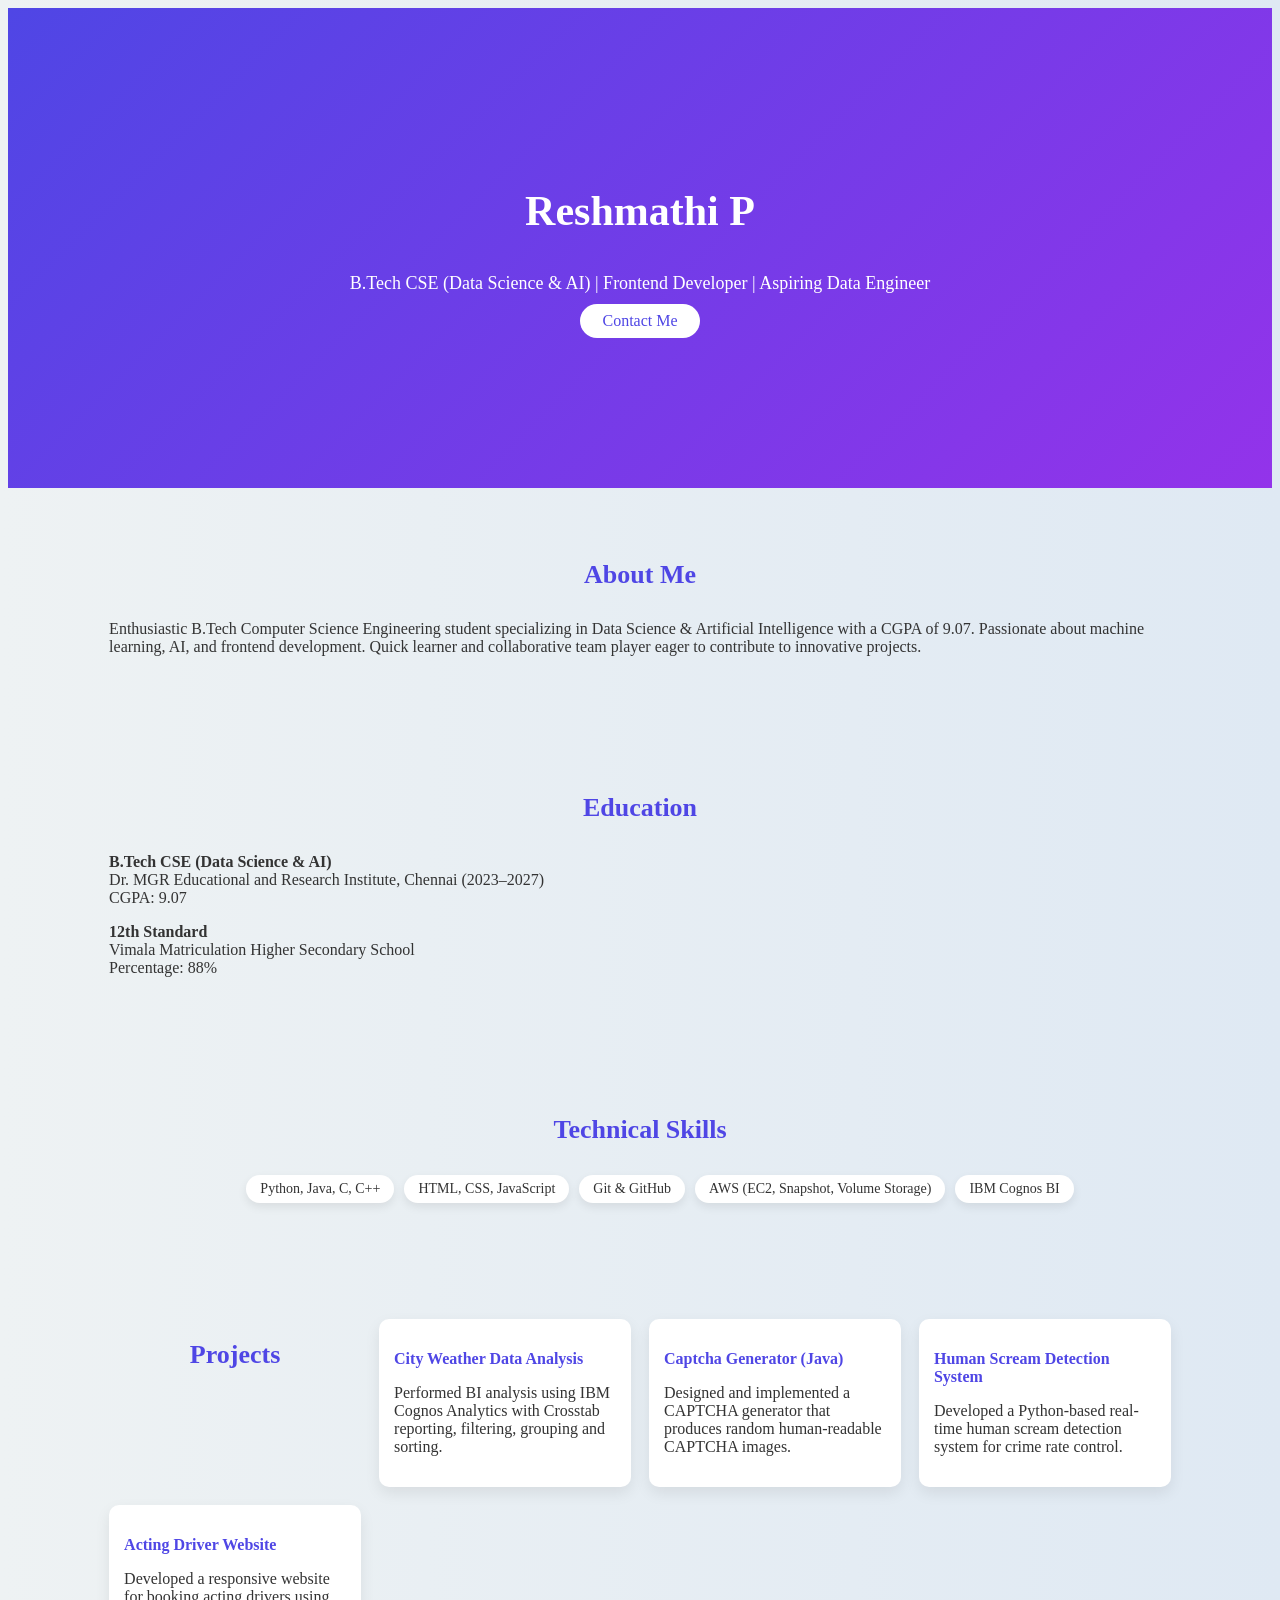
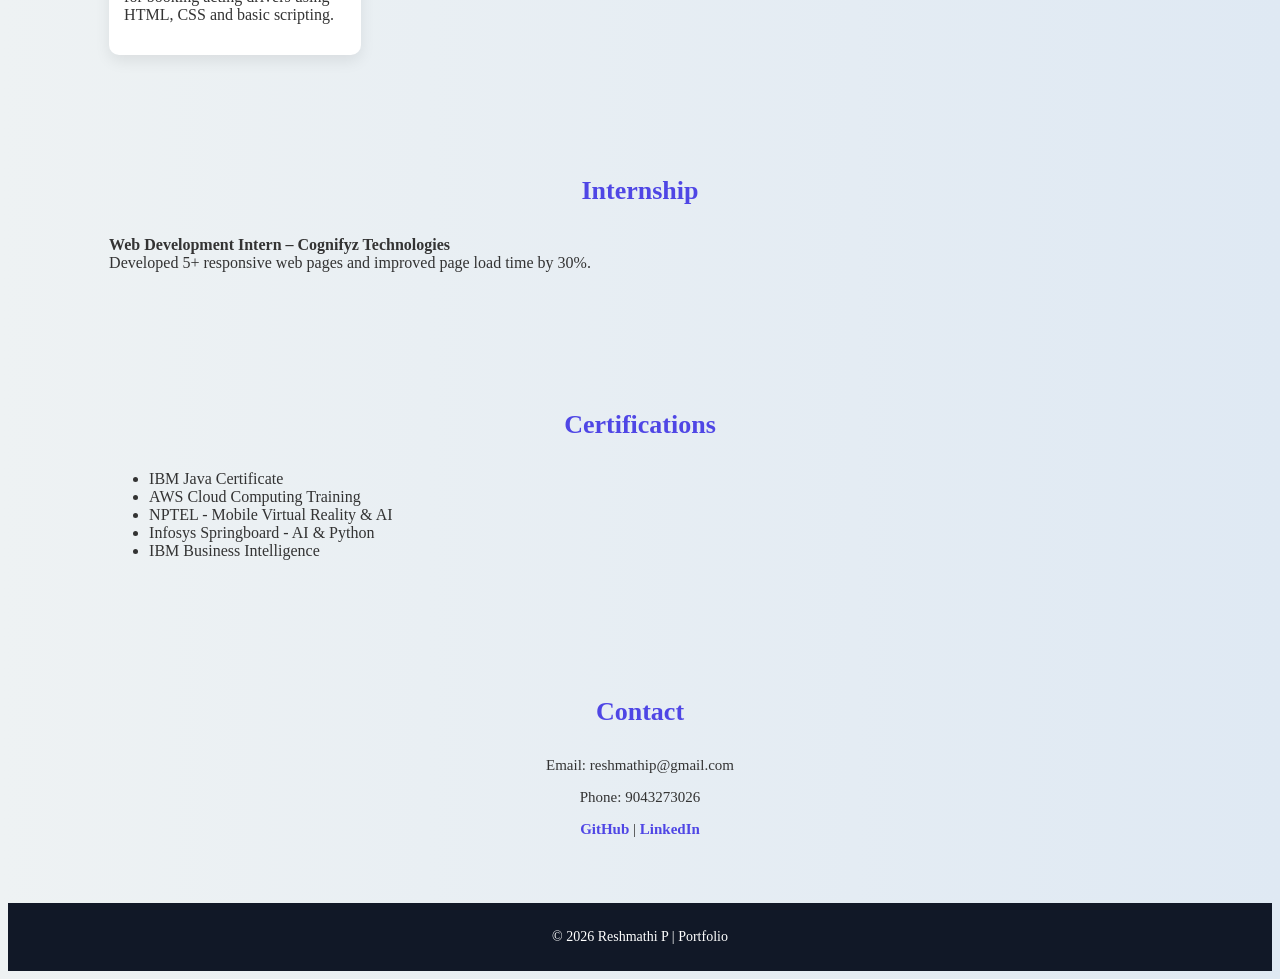
<file: index.html>
<!DOCTYPE html>
<html lang="en">
<head>
<meta charset="UTF-8">
<meta name="viewport" content="width=device-width, initial-scale=1.0">
<title>Reshmathi P | Portfolio</title>
<link rel="stylesheet" href="main.css">
</head>
<body>

<header>
    <h1>Reshmathi P</h1>
    <p>B.Tech CSE (Data Science & AI) | Frontend Developer | Aspiring Data Engineer</p>
    <a href="#contact" class="btn">Contact Me</a>
</header>

<section class="about">
    <h2>About Me</h2>
    <p>
        Enthusiastic B.Tech Computer Science Engineering student specializing in 
        Data Science & Artificial Intelligence with a CGPA of 9.07. 
        Passionate about machine learning, AI, and frontend development. 
        Quick learner and collaborative team player eager to contribute to innovative projects.
    </p>
</section>

<section class="education">
    <h2>Education</h2>
    <p><strong>B.Tech CSE (Data Science & AI)</strong><br>
    Dr. MGR Educational and Research Institute, Chennai (2023–2027)<br>
    CGPA: 9.07</p>

    <p><strong>12th Standard</strong><br>
    Vimala Matriculation Higher Secondary School<br>
    Percentage: 88%</p>
</section>

<section class="skills">
    <h2>Technical Skills</h2>
    <ul>
        <li>Python, Java, C, C++</li>
        <li>HTML, CSS, JavaScript</li>
        <li>Git & GitHub</li>
        <li>AWS (EC2, Snapshot, Volume Storage)</li>
        <li>IBM Cognos BI</li>
    </ul>
</section>

<section class="projects">
    <h2>Projects</h2>

    <div class="project">
        <h3>City Weather Data Analysis</h3>
        <p>Performed BI analysis using IBM Cognos Analytics with Crosstab reporting, filtering, grouping and sorting.</p>
    </div>

    <div class="project">
        <h3>Captcha Generator (Java)</h3>
        <p>Designed and implemented a CAPTCHA generator that produces random human-readable CAPTCHA images.</p>
    </div>

    <div class="project">
        <h3>Human Scream Detection System</h3>
        <p>Developed a Python-based real-time human scream detection system for crime rate control.</p>
    </div>

    <div class="project">
        <h3>Acting Driver Website</h3>
        <p>Developed a responsive website for booking acting drivers using HTML, CSS and basic scripting.</p>
    </div>

</section>

<section class="internship">
    <h2>Internship</h2>
    <p><strong>Web Development Intern – Cognifyz Technologies</strong><br>
    Developed 5+ responsive web pages and improved page load time by 30%.</p>
</section>

<section class="certifications">
    <h2>Certifications</h2>
    <ul>
        <li>IBM Java Certificate</li>
        <li>AWS Cloud Computing Training</li>
        <li>NPTEL - Mobile Virtual Reality & AI</li>
        <li>Infosys Springboard - AI & Python</li>
        <li>IBM Business Intelligence</li>
    </ul>
</section>

<section id="contact" class="contact">
    <h2>Contact</h2>
    <p>Email: reshmathip@gmail.com</p>
    <p>Phone: 9043273026</p>
    <p>
        <a href="https://github.com/09-ReshmathiP" target="_blank">GitHub</a> |
        <a href="https://www.linkedin.com/in/reshmathi36" target="_blank">LinkedIn</a>
    </p>
</section>

<footer>
    <p>© 2026 Reshmathi P | Portfolio</p>
</footer>

</body>

</html>
</file>
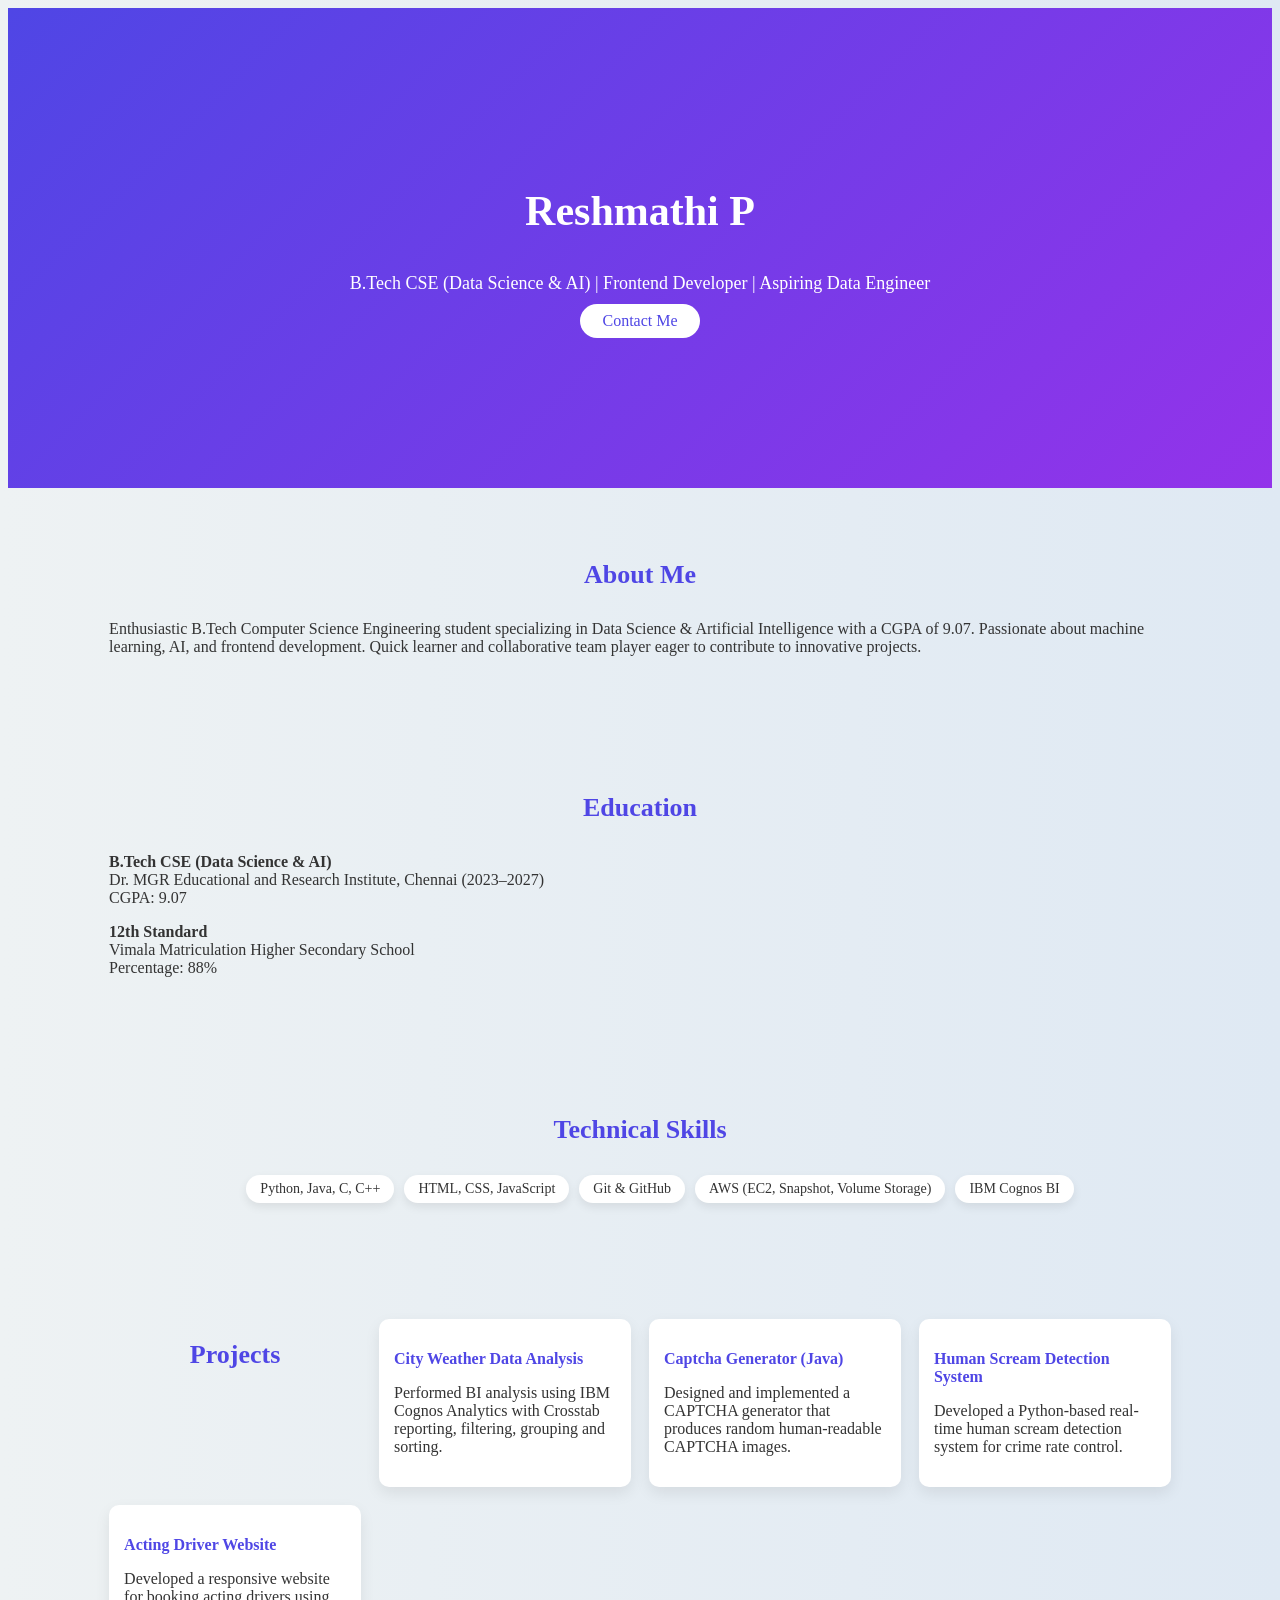
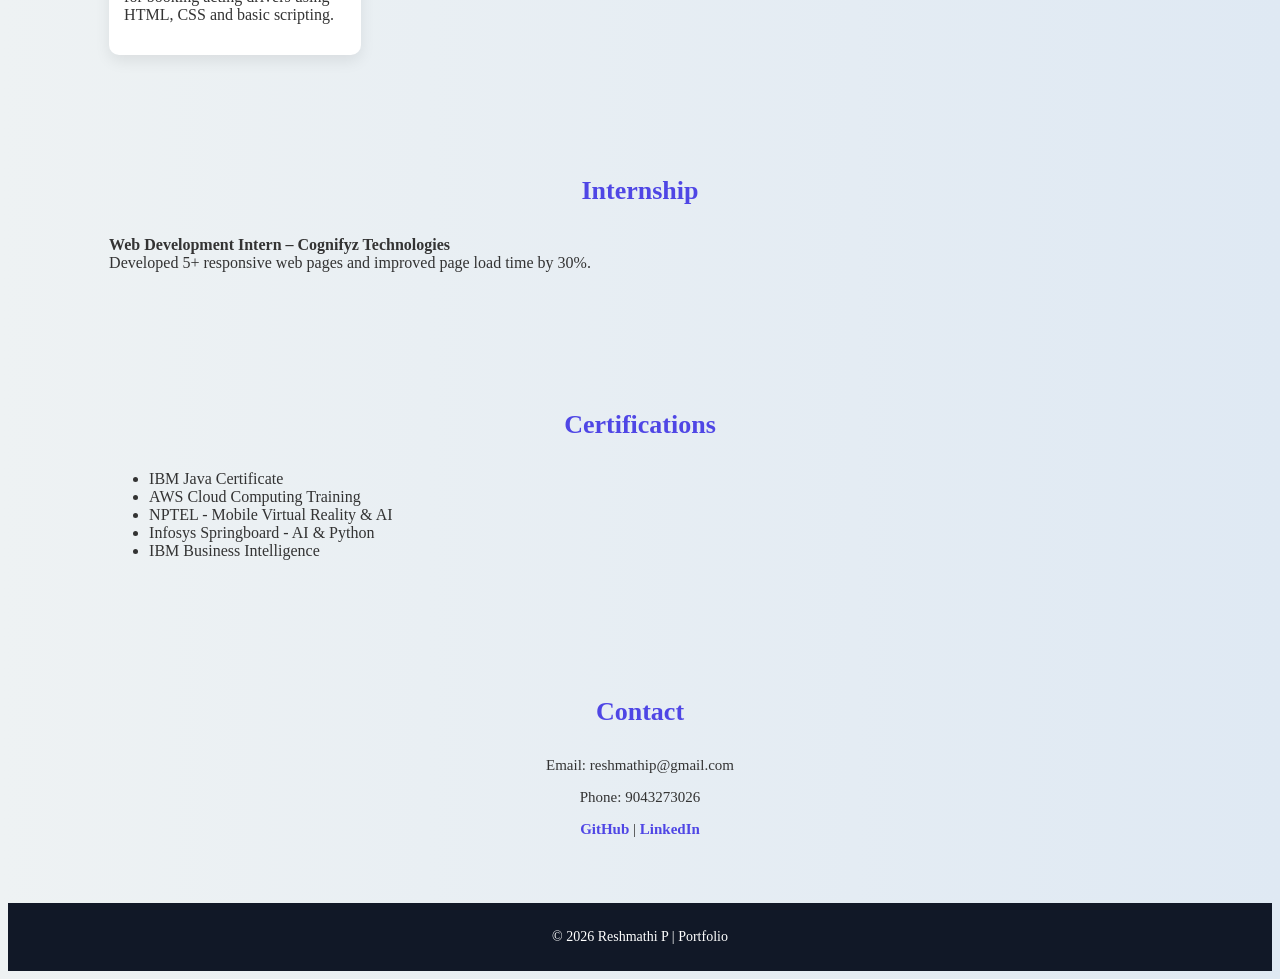
<file: profile.html>
<!DOCTYPE html>
<html lang="en">
<head>
<meta charset="UTF-8">
<meta name="viewport" content="width=device-width, initial-scale=1.0">
<title>Reshmathi P | Portfolio</title>
<link rel="stylesheet" href="profile.css">
</head>
<body>

<header>
    <h1>Reshmathi P</h1>
    <p>B.Tech CSE (Data Science & AI) | Frontend Developer | Aspiring Data Engineer</p>
    <a href="#contact" class="btn">Contact Me</a>
</header>

<section class="about">
    <h2>About Me</h2>
    <p>
        Enthusiastic B.Tech Computer Science Engineering student specializing in 
        Data Science & Artificial Intelligence with a CGPA of 9.07. 
        Passionate about machine learning, AI, and frontend development. 
        Quick learner and collaborative team player eager to contribute to innovative projects.
    </p>
</section>

<section class="education">
    <h2>Education</h2>
    <p><strong>B.Tech CSE (Data Science & AI)</strong><br>
    Dr. MGR Educational and Research Institute, Chennai (2023–2027)<br>
    CGPA: 9.07</p>

    <p><strong>12th Standard</strong><br>
    Vimala Matriculation Higher Secondary School<br>
    Percentage: 88%</p>
</section>

<section class="skills">
    <h2>Technical Skills</h2>
    <ul>
        <li>Python, Java, C, C++</li>
        <li>HTML, CSS, JavaScript</li>
        <li>Git & GitHub</li>
        <li>AWS (EC2, Snapshot, Volume Storage)</li>
        <li>IBM Cognos BI</li>
    </ul>
</section>

<section class="projects">
    <h2>Projects</h2>

    <div class="project">
        <h3>City Weather Data Analysis</h3>
        <p>Performed BI analysis using IBM Cognos Analytics with Crosstab reporting, filtering, grouping and sorting.</p>
    </div>

    <div class="project">
        <h3>Captcha Generator (Java)</h3>
        <p>Designed and implemented a CAPTCHA generator that produces random human-readable CAPTCHA images.</p>
    </div>

    <div class="project">
        <h3>Human Scream Detection System</h3>
        <p>Developed a Python-based real-time human scream detection system for crime rate control.</p>
    </div>

    <div class="project">
        <h3>Acting Driver Website</h3>
        <p>Developed a responsive website for booking acting drivers using HTML, CSS and basic scripting.</p>
    </div>

</section>

<section class="internship">
    <h2>Internship</h2>
    <p><strong>Web Development Intern – Cognifyz Technologies</strong><br>
    Developed 5+ responsive web pages and improved page load time by 30%.</p>
</section>

<section class="certifications">
    <h2>Certifications</h2>
    <ul>
        <li>IBM Java Certificate</li>
        <li>AWS Cloud Computing Training</li>
        <li>NPTEL - Mobile Virtual Reality & AI</li>
        <li>Infosys Springboard - AI & Python</li>
        <li>IBM Business Intelligence</li>
    </ul>
</section>

<section id="contact" class="contact">
    <h2>Contact</h2>
    <p>Email: reshmathip@gmail.com</p>
    <p>Phone: 9043273026</p>
    <p>
        <a href="https://github.com/09-ReshmathiP" target="_blank">GitHub</a> |
        <a href="https://www.linkedin.com/in/reshmathi36" target="_blank">LinkedIn</a>
    </p>
</section>

<footer>
    <p>© 2026 Reshmathi P | Portfolio</p>
</footer>

</body>
</html>
</file>
<file: main.css>
import url('https://fonts.googleapis.com/css2?family=Poppins:wght@300;400;600;700&display=swap');

*{
    margin:0;
    padding:0;
    box-sizing:border-box;
    font-family:'Poppins',sans-serif;
    scroll-behavior:smooth
}

body{
    background:linear-gradient(to right,#eef2f3,#dfe9f3);
    color:#333
}

/* HEADER */
header{
    height:50vh;
    background:linear-gradient(135deg,#4f46e5,#9333ea);
    color:#fff;
    display:flex;
    flex-direction:column;
    justify-content:center;
    align-items:center;
    text-align:center;
    padding:15px
}

header h1{font-size:42px}
header p{margin:10px 0;font-size:18px}

.btn{
    padding:8px 22px;
    background:#fff;
    color:#4f46e5;
    text-decoration:none;
    border-radius:25px;
    transition:.3s
}
.btn:hover{
    background:#111827;
    color:#fff;
    transform:scale(1.05)
}

/* SECTIONS */
section{padding:50px 8%}
h2{
    text-align:center;
    margin-bottom:30px;
    color:#4f46e5;
    font-size:26px
}

/* ================= ABOUT SECTION ================= */

.about-container{
    display:flex;
    gap:30px;
    align-items:center;
    justify-content:center;
    flex-wrap:wrap
}

.about-text{
    flex:1;
    min-width:280px;
    font-size:16px;
    line-height:1.6
}

.about-text p{margin-bottom:12px}

.about-highlight{
    flex:1;
    min-width:250px;
    background:linear-gradient(135deg,#4f46e5,#9333ea);
    color:#fff;
    padding:25px;
    border-radius:15px;
    box-shadow:0 8px 20px rgba(0,0,0,.1);
    transition:.3s
}

.about-highlight h3{
    margin-bottom:15px;
    font-weight:600
}

.about-highlight p{
    margin:8px 0;
    font-size:14px
}

.about-highlight:hover{
    transform:translateY(-6px)
}

/* EDUCATION */
.edu-container{
    display:flex;
    gap:20px;
    flex-wrap:wrap;
    justify-content:center
}

.edu-card{
    background:#fff;
    padding:18px;
    width:260px;
    border-radius:10px;
    border-left:4px solid #4f46e5;
    box-shadow:0 6px 15px rgba(0,0,0,.08);
    transition:.3s
}
.edu-card:hover{transform:translateY(-6px)}

.edu-card h3{
    color:#4f46e5;
    margin-bottom:6px;
    font-size:16px
}

.edu-card span{
    font-weight:600;
    color:#555;
    font-size:14px
}

/* SKILLS */
.skills ul{
    display:flex;
    flex-wrap:wrap;
    gap:10px;
    justify-content:center;
    list-style:none
}

.skills li{
    background:#fff;
    padding:6px 14px;
    border-radius:18px;
    box-shadow:0 4px 10px rgba(0,0,0,.08);
    font-size:14px;
    transition:.3s
}
.skills li:hover{
    background:#4f46e5;
    color:#fff
}

/* PROJECTS */
.projects{
    display:grid;
    grid-template-columns:repeat(auto-fit,minmax(220px,1fr));
    gap:18px
}

.project{
    background:#fff;
    padding:15px;
    border-radius:10px;
    box-shadow:0 6px 15px rgba(0,0,0,.08);
    transition:.3s
}
.project:hover{transform:translateY(-6px)}

.project h3{
    color:#4f46e5;
    margin-bottom:6px;
    font-size:16px
}

/* CONTACT */
.contact{
    text-align:center;
    font-size:15px
}

.contact a{
    color:#4f46e5;
    text-decoration:none;
    font-weight:600
}
.contact a:hover{color:#9333ea}

/* FOOTER */
footer{
    background:#111827;
    color:#fff;
    text-align:center;
    padding:12px;
    font-size:14px
}

/* RESPONSIVE */
@media(max-width:768px){
    header{height:75vh}
    header h1{font-size:28px}
    section{padding:40px 5%}
    .edu-container{flex-direction:column;align-items:center}
}
</file>
<file: profile.css>
import url('https://fonts.googleapis.com/css2?family=Poppins:wght@300;400;600;700&display=swap');

*{
    margin:0;
    padding:0;
    box-sizing:border-box;
    font-family:'Poppins',sans-serif;
    scroll-behavior:smooth
}

body{
    background:linear-gradient(to right,#eef2f3,#dfe9f3);
    color:#333
}

/* HEADER */
header{
    height:50vh;
    background:linear-gradient(135deg,#4f46e5,#9333ea);
    color:#fff;
    display:flex;
    flex-direction:column;
    justify-content:center;
    align-items:center;
    text-align:center;
    padding:15px
}

header h1{font-size:42px}
header p{margin:10px 0;font-size:18px}

.btn{
    padding:8px 22px;
    background:#fff;
    color:#4f46e5;
    text-decoration:none;
    border-radius:25px;
    transition:.3s
}
.btn:hover{
    background:#111827;
    color:#fff;
    transform:scale(1.05)
}

/* SECTIONS */
section{padding:50px 8%}
h2{
    text-align:center;
    margin-bottom:30px;
    color:#4f46e5;
    font-size:26px
}

/* ================= ABOUT SECTION ================= */

.about-container{
    display:flex;
    gap:30px;
    align-items:center;
    justify-content:center;
    flex-wrap:wrap
}

.about-text{
    flex:1;
    min-width:280px;
    font-size:16px;
    line-height:1.6
}

.about-text p{margin-bottom:12px}

.about-highlight{
    flex:1;
    min-width:250px;
    background:linear-gradient(135deg,#4f46e5,#9333ea);
    color:#fff;
    padding:25px;
    border-radius:15px;
    box-shadow:0 8px 20px rgba(0,0,0,.1);
    transition:.3s
}

.about-highlight h3{
    margin-bottom:15px;
    font-weight:600
}

.about-highlight p{
    margin:8px 0;
    font-size:14px
}

.about-highlight:hover{
    transform:translateY(-6px)
}

/* EDUCATION */
.edu-container{
    display:flex;
    gap:20px;
    flex-wrap:wrap;
    justify-content:center
}

.edu-card{
    background:#fff;
    padding:18px;
    width:260px;
    border-radius:10px;
    border-left:4px solid #4f46e5;
    box-shadow:0 6px 15px rgba(0,0,0,.08);
    transition:.3s
}
.edu-card:hover{transform:translateY(-6px)}

.edu-card h3{
    color:#4f46e5;
    margin-bottom:6px;
    font-size:16px
}

.edu-card span{
    font-weight:600;
    color:#555;
    font-size:14px
}

/* SKILLS */
.skills ul{
    display:flex;
    flex-wrap:wrap;
    gap:10px;
    justify-content:center;
    list-style:none
}

.skills li{
    background:#fff;
    padding:6px 14px;
    border-radius:18px;
    box-shadow:0 4px 10px rgba(0,0,0,.08);
    font-size:14px;
    transition:.3s
}
.skills li:hover{
    background:#4f46e5;
    color:#fff
}

/* PROJECTS */
.projects{
    display:grid;
    grid-template-columns:repeat(auto-fit,minmax(220px,1fr));
    gap:18px
}

.project{
    background:#fff;
    padding:15px;
    border-radius:10px;
    box-shadow:0 6px 15px rgba(0,0,0,.08);
    transition:.3s
}
.project:hover{transform:translateY(-6px)}

.project h3{
    color:#4f46e5;
    margin-bottom:6px;
    font-size:16px
}

/* CONTACT */
.contact{
    text-align:center;
    font-size:15px
}

.contact a{
    color:#4f46e5;
    text-decoration:none;
    font-weight:600
}
.contact a:hover{color:#9333ea}

/* FOOTER */
footer{
    background:#111827;
    color:#fff;
    text-align:center;
    padding:12px;
    font-size:14px
}

/* RESPONSIVE */
@media(max-width:768px){
    header{height:75vh}
    header h1{font-size:28px}
    section{padding:40px 5%}
    .edu-container{flex-direction:column;align-items:center}
}
</file>
